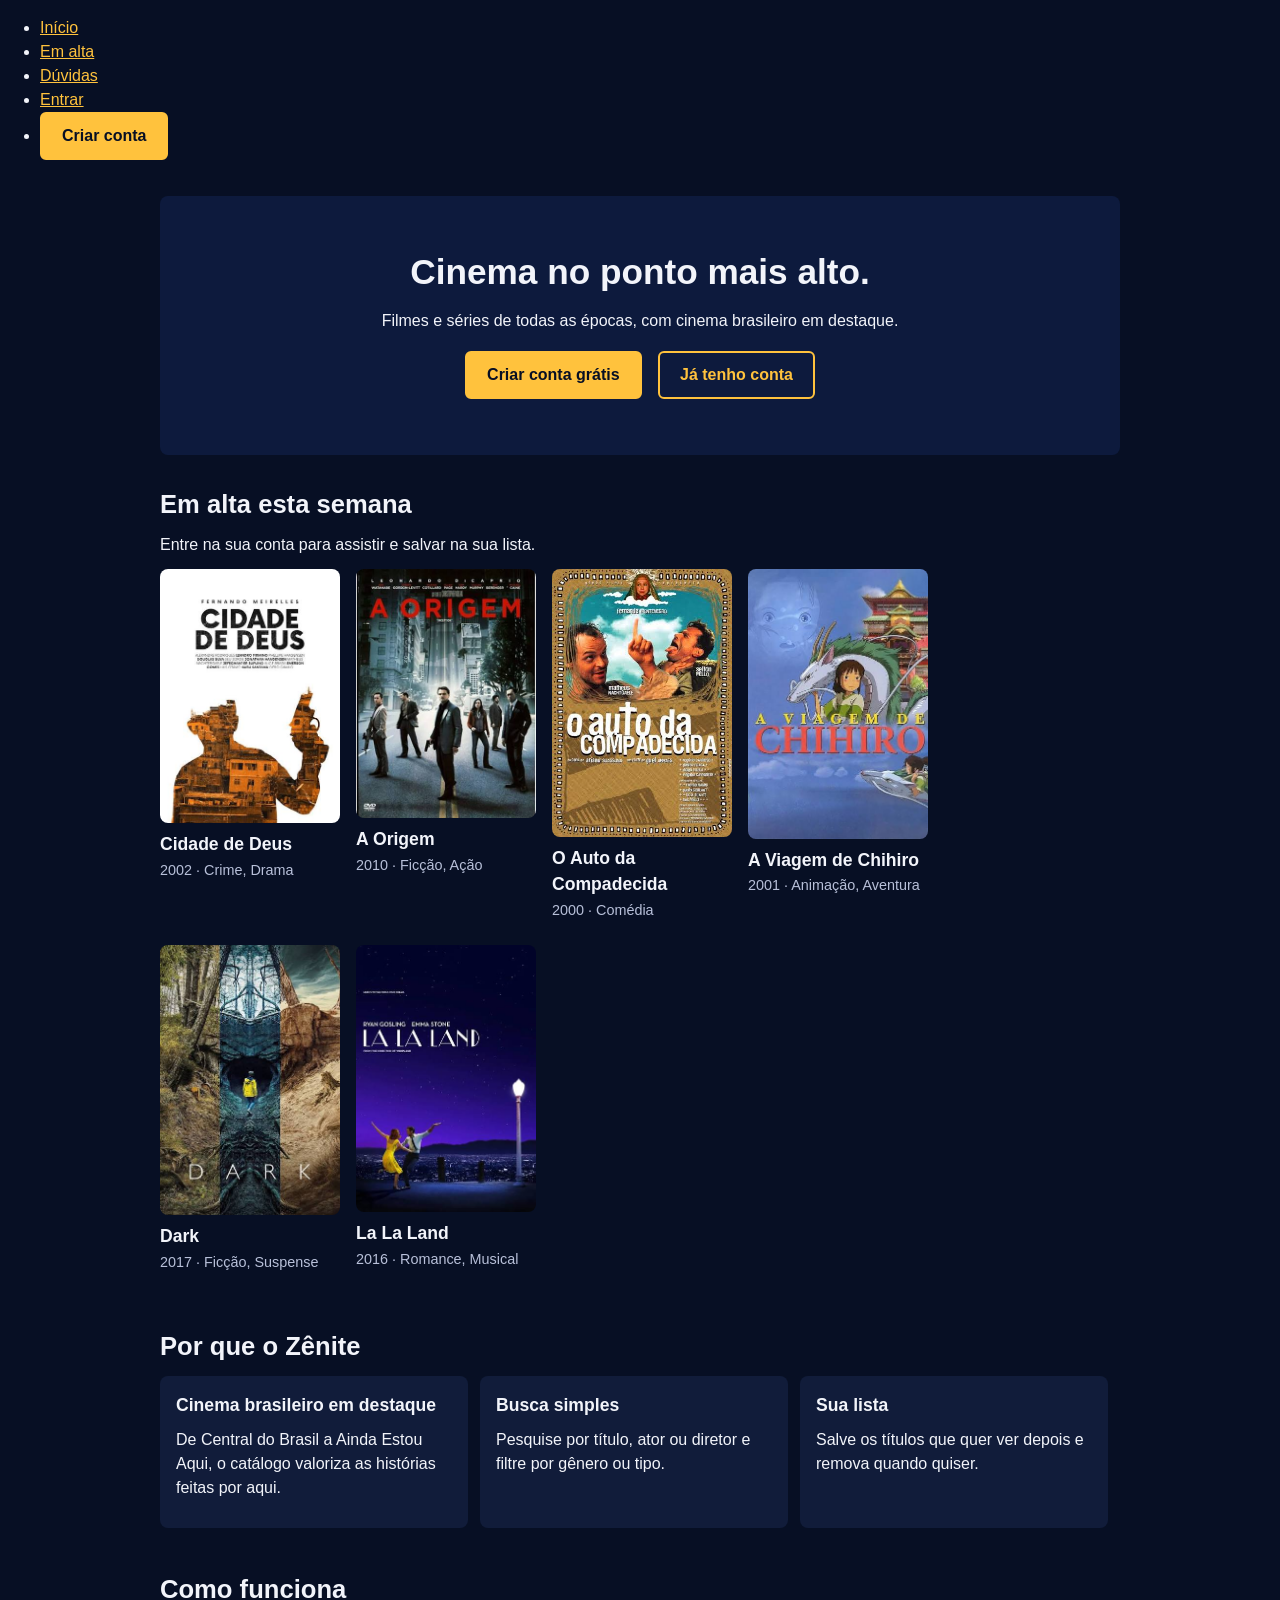
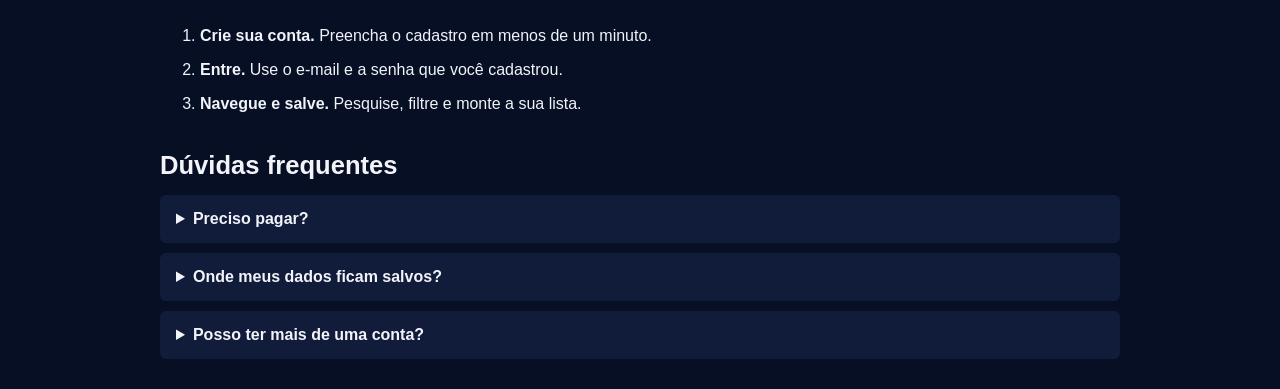
<file: index.html>
<!DOCTYPE html>
<html lang="en">
<head>
    <meta charset="UTF-8">
    <meta name="viewport" content="width=device-width, initial-scale=1.0">
    <title>Plataforma de Streaming</title>
    <link rel="stylesheet" href="/css/style.css">
</head>
<body>
  <header>
    <nav>
      <ul>
        <li><a href="index.html">Início</a></li>
        <li><a href="#">Em alta</a></li>
        <li><a href="#">Dúvidas</a></li>
        <li><a href="login.html">Entrar</a></li>
        <li><a class="botao" href="#">Criar conta</a></li>
      </ul>
    </nav>
  </header>


      <main>
    <section class="hero">
      <h1>Cinema no ponto mais alto.</h1>
      <p>Filmes e séries de todas as épocas, com cinema brasileiro em destaque.</p>
      <a class="botao" href="cadastro.html">Criar conta grátis</a>
      <a class="botao botao-claro" href="login.html">Já tenho conta</a>
    </section>

    <section id="destaques">
      <h2>Em alta esta semana</h2>
      <p>Entre na sua conta para assistir e salvar na sua lista.</p>
      <div class="grade">
        <article class="cartao">
          <a href="login.html"><img src="/imagens/images (1).jpg" alt="Pôster de Cidade de Deus" width="400" height="600"></a>
          <h3>Cidade de Deus</h3>
          <p>2002 · Crime, Drama</p>
        </article>
        <article class="cartao">
          <a href="login.html"><img src="/imagens/a origem.jpg" alt="Pôster de A Origem" width="400" height="600"></a>
          <h3>A Origem</h3>
          <p>2010 · Ficção, Ação</p>
        </article>
        <article class="cartao">
          <a href="login.html"><img src="/imagens/o auto da compadecida.jpg" alt="Pôster de O Auto da Compadecida" width="400" height="600"></a>
          <h3>O Auto da Compadecida</h3>
          <p>2000 · Comédia</p>
        </article>
        <article class="cartao">
          <a href="login.html"><img src="/imagens/a viagem de chihiro.jpg" alt="Pôster de A Viagem de Chihiro" width="400" height="600"></a>
          <h3>A Viagem de Chihiro</h3>
          <p>2001 · Animação, Aventura</p>
        </article>
        <article class="cartao">
          <a href="login.html"><img src="/imagens/dark.jpg" alt="Pôster de Dark" width="400" height="600"></a>
          <h3>Dark</h3>
          <p>2017 · Ficção, Suspense</p>
        </article>
        <article class="cartao">
          <a href="login.html"><img src="/imagens/lalaland.jpg
            " alt="Pôster de La La Land" width="400" height="600"></a>
          <h3>La La Land</h3>
          <p>2016 · Romance, Musical</p>
        </article>
      </div>
    </section>

    <section>
      <h2>Por que o Zênite</h2>
      <div class="cartoes">
        <article>
          <h3>Cinema brasileiro em destaque</h3>
          <p>De Central do Brasil a Ainda Estou Aqui, o catálogo valoriza as histórias feitas por aqui.</p>
        </article>
        <article>
          <h3>Busca simples</h3>
          <p>Pesquise por título, ator ou diretor e filtre por gênero ou tipo.</p>
        </article>
        <article>
          <h3>Sua lista</h3>
          <p>Salve os títulos que quer ver depois e remova quando quiser.</p>
        </article>
      </div>
    </section>

    <section>
      <h2>Como funciona</h2>
      <ol>
        <li><b>Crie sua conta.</b> Preencha o cadastro em menos de um minuto.</li>
        <li><b>Entre.</b> Use o e-mail e a senha que você cadastrou.</li>
        <li><b>Navegue e salve.</b> Pesquise, filtre e monte a sua lista.</li>
      </ol>
    </section>

    <section id="duvidas">
      <h2>Dúvidas frequentes</h2>
      <details>
        <summary>Preciso pagar?</summary>
        <p>Não. É um projeto acadêmico: não há cobrança e a reprodução dos filmes é simulada.</p>
      </details>
      <details>
        <summary>Onde meus dados ficam salvos?</summary>
        <p>No Local Storage do seu navegador. Nada é enviado a um servidor.</p>
      </details>
      <details>
        <summary>Posso ter mais de uma conta?</summary>
        <p>Neste projeto, cada navegador guarda uma conta. Criar outra substitui a anterior.</p>
      </details>
    </section>
  </main>
</body>

</html>
</file>
<file: css/style.css>
* { box-sizing: border-box; }

body {
  margin: 0;
  background-color: #070f24;
  color: #f2f4fa;
  font-family: Arial, sans-serif;
  line-height: 1.5;
}

main { max-width: 1000px; margin: 0 auto; padding: 20px; }

a { color: #ffc23d; }
a:hover { color: #ffffff; }

h1, h2, h3 { margin: 0 0 10px 0; }
h1 { font-size: 2.2em; }
h2 { font-size: 1.6em; margin-top: 30px; }
h3 { font-size: 1.1em; }
p  { margin: 0 0 12px 0; }

.botao {
  display: inline-block;
  padding: 10px 20px;
  border: 2px solid #ffc23d;
  border-radius: 6px;
  background-color: #ffc23d;
  color: #070f24;
  font-weight: bold;
  text-decoration: none;
}
.botao:hover { background-color: #ffd978; color: #070f24; }

.botao-claro { background-color: transparent; color: #ffc23d; }
.botao-claro:hover { background-color: #1a2a55; color: #ffffff; }

.hero {
  padding: 50px 20px;
  background-color: #0d1a3d;
  border-radius: 8px;
  text-align: center;
}
.hero .botao { margin: 6px; }

.grade { display: flex; flex-wrap: wrap; }

.cartao { width: 180px; margin: 0 16px 24px 0; }
.cartao a { display: block; }
.cartao img {
  display: block;
  width: 100%;
  height: auto;
  border-radius: 8px;
}
.cartao h3 { margin: 8px 0 2px 0; }
.cartao p  { margin: 0; color: #b8c0d9; font-size: 0.9em; }

.cartoes { display: flex; flex-wrap: wrap; }
.cartoes article {
  flex: 1 1 250px;
  margin: 0 12px 12px 0;
  padding: 16px;
  border-radius: 8px;
  background-color: #111c3a;
}

ol li { margin-bottom: 10px; }

details {
  margin-bottom: 10px;
  padding: 12px 16px;
  border-radius: 6px;
  background-color: #111c3a;
}
summary { font-weight: bold; cursor: pointer; }
</file>
